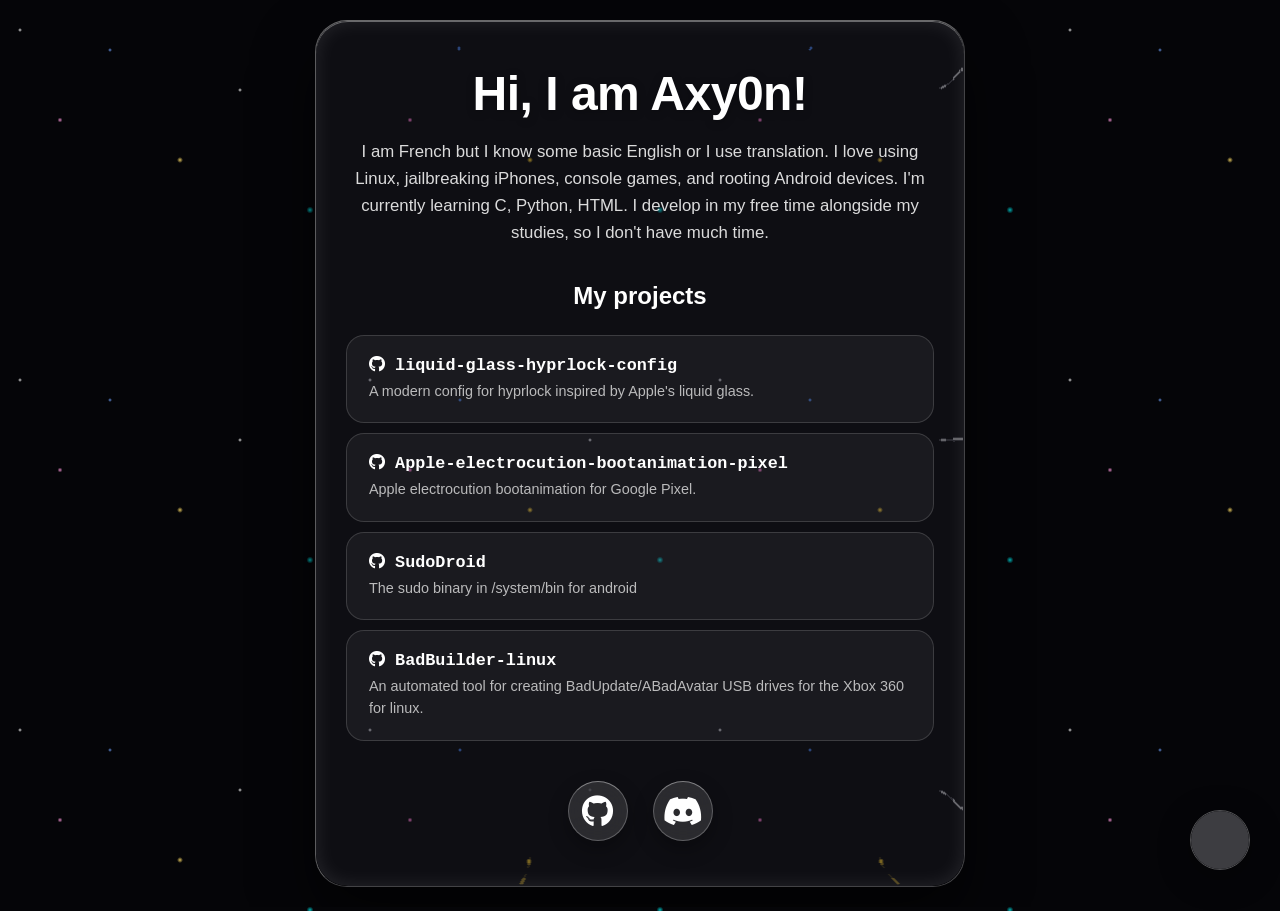
<file: index.html>
<!DOCTYPE html>
<html lang="en">
<head>
  <meta charset="UTF-8">
  <meta name="viewport" content="width=device-width, initial-scale=1.0">
  <title>Axy0n</title>
  <link rel="stylesheet" href="style.css">
  <link rel="stylesheet" href="https://cdnjs.cloudflare.com/ajax/libs/font-awesome/6.4.0/css/all.min.css">
</head>
<body>
  <script src="https://keepandroidopen.org/banner.js?size=minimal&animation=off"></script>

  <div class="stars-bg"></div>

  <main class="container liquid-glass" data-lg-depth="10" data-lg-strength="64" data-lg-cab="0" data-lg-saturate="1.5" data-lg-brightness="1.08">
    <header class="hero">
      <h1 class="title">Hi, I am Axy0n!</h1>
      <p class="description">
        I am French but I know some basic English or I use translation. 
        I love using Linux, jailbreaking iPhones, console games, and rooting Android devices. 
        I'm currently learning C, Python, HTML. I develop in my free time alongside my studies, so I don't have much time.
      </p>
    </header>

    <section class="projects-section">
      <h2>My projects</h2>
      <a href="https://github.com/axy0n-qli/liquid-glass-hyprlock-config" target="_blank" rel="noopener" class="project-card">
        <span class="project-name"><i class="fa-brands fa-github"></i> liquid-glass-hyprlock-config</span>
        <p class="project-desc">A modern config for hyprlock inspired by Apple's liquid glass.</p>
      </a>
      <a href="https://github.com/axy0n-qli/Apple-electrocution-bootanimation-pixel" target="_blank" rel="noopener" class="project-card">
        <span class="project-name"><i class="fa-brands fa-github"></i> Apple-electrocution-bootanimation-pixel</span>
        <p class="project-desc">Apple electrocution bootanimation for Google Pixel.</p>
      </a>
      <a href="https://github.com/axy0n-qli/SudoDroid" target="_blank" rel="noopener" class="project-card">
        <span class="project-name"><i class="fa-brands fa-github"></i> SudoDroid</span>
        <p class="project-desc">The sudo binary in /system/bin for android</p>
      </a>
      <a href="https://github.com/axy0n-qli/BadBuilder-linux" target="_blank" rel="noopener" class="project-card">
        <span class="project-name"><i class="fa-brands fa-github"></i> BadBuilder-linux</span>
        <p class="project-desc">An automated tool for creating BadUpdate/ABadAvatar USB drives for the Xbox 360 for linux.</p>
      </a>
    </section>

    <footer class="socials">
      <a href="https://github.com/axy0n-qli" target="_blank" rel="noopener" class="social-link github" title="GitHub">
        <i class="fa-brands fa-github"></i>
      </a>
      <a href="https://discord.gg/K55Dn6St" target="_blank" rel="noopener" class="social-link discord" title="Discord">
        <i class="fa-brands fa-discord"></i>
      </a>
    </footer>
  </main>

  <div class="glass-orb liquid-glass" id="orb" data-lg-depth="6" data-lg-strength="55" data-lg-cab="3" data-lg-saturate="1.3" data-lg-brightness="1.3"></div>

  <script src="script.js"></script>
</body>
</html>
</file>
<file: style.css>
* {
  margin: 0;
  padding: 0;
  box-sizing: border-box;
}

body {
  background-color: #050508;
  color: #ffffff;
  font-family: -apple-system, BlinkMacSystemFont, "SF Pro Display", "SF Pro Text", "Segoe UI", Roboto, sans-serif;
  min-height: 100vh;
  display: flex;
  justify-content: center;
  align-items: center;
  overflow-x: hidden;
  position: relative;
  padding: 20px;
  padding-top: calc(20px + var(--kao-h, 0px));
}

body > .kao-banner {
  position: fixed !important;
  top: 0;
  left: 0;
  width: 100%;
  z-index: 2000;
}

.stars-bg {
  position: fixed;
  top: 0;
  left: 0;
  width: 100%;
  height: 200%;
  background: 
    radial-gradient(2px 2px at 20px 30px, #ffffff, rgba(0,0,0,0)),
    radial-gradient(2.5px 2.5px at 60px 120px, #ff99dd, rgba(0,0,0,0)),
    radial-gradient(2px 2px at 110px 50px, #70a1ff, rgba(0,0,0,0)),
    radial-gradient(3px 3px at 180px 160px, #ffdd67, rgba(0,0,0,0)),
    radial-gradient(2px 2px at 240px 90px, #ffffff, rgba(0,0,0,0)),
    radial-gradient(3.5px 3.5px at 310px 210px, #00d2d3, rgba(0,0,0,0));
  background-repeat: repeat;
  background-size: 350px 350px;
  animation: scrollBg 25s steps(750) infinite;
  will-change: transform;
  z-index: -1;
  opacity: 0.85;
}

body.is-hidden .stars-bg {
  animation-play-state: paused;
}

@media (prefers-reduced-motion: reduce) {
  .stars-bg {
    animation: none;
  }
}

@keyframes scrollBg {
  from {
    transform: translateY(0);
  }
  to {
    transform: translateY(-50%);
  }
}

.liquid-glass {
  position: relative;
  overflow: hidden;
  isolation: isolate;
}

.lg-overlay-bg {
  position: absolute;
  inset: 0;
  z-index: 1;
  border-radius: inherit;
  pointer-events: none;
  background: rgba(6, 6, 12, 0.4);
}

.lg-filter-layer {
  position: absolute;
  inset: 0;
  z-index: 2;
  border-radius: inherit;
  pointer-events: none;
}

.glass-box {
  position: absolute;
  inset: 0;
  border-radius: inherit;
  background: rgba(255, 255, 255, 0.04);
  box-shadow:
    inset 0 1px 0 rgba(255, 255, 255, 0.35),
    inset 0 0 20px rgba(255, 255, 255, 0.1);
  will-change: backdrop-filter;
}

.lg-content {
  position: relative;
  z-index: 3;
}

.liquid-glass.lg-fallback .lg-overlay-bg {
  background: rgba(8, 8, 14, 0.55);
}

.container {
  max-width: 650px;
  width: 100%;
  text-align: center;
  border: 1px solid rgba(255, 255, 255, 0.25);
  border-top: 1px solid rgba(255, 255, 255, 0.4);
  border-left: 1px solid rgba(255, 255, 255, 0.35);
  padding: 45px 30px;
  border-radius: 32px;
  box-shadow: 
    0 30px 60px rgba(0, 0, 0, 0.6),
    inset 0 1px 0 rgba(255, 255, 255, 0.3),
    inset 0 -1px 0 rgba(0, 0, 0, 0.2);
}

.title {
  font-size: 3rem;
  font-weight: 800;
  margin-bottom: 18px;
  color: #ffffff;
  letter-spacing: -0.5px;
  text-shadow: 0 2px 10px rgba(0, 0, 0, 0.3);
}

.description {
  font-size: 1.05rem;
  line-height: 1.6;
  color: rgba(255, 255, 255, 0.85);
  margin-bottom: 35px;
  font-weight: 400;
}

.projects-section {
  margin-bottom: 40px;
}

.projects-section h2 {
  font-size: 1.5rem;
  margin-bottom: 15px;
  color: #ffffff;
  display: inline-block;
  font-weight: 700;
}

.project-card {
  display: block;
  text-align: left;
  text-decoration: none;
  color: inherit;
  background: rgba(255, 255, 255, 0.05);
  border: 1px solid rgba(255, 255, 255, 0.15);
  border-radius: 18px;
  padding: 20px 22px;
  margin-top: 10px;
  transition: transform 0.25s cubic-bezier(0.25, 1, 0.5, 1), border-color 0.25s ease, background 0.25s ease;
}

.project-card:hover {
  transform: translateY(-3px);
  border-color: rgba(255, 255, 255, 0.35);
  background: rgba(255, 255, 255, 0.08);
}

.project-name {
  display: block;
  font-family: SFMono-Regular, Menlo, Monaco, Consolas, monospace;
  font-weight: 700;
  font-size: 1.05rem;
  color: #ffffff;
  margin-bottom: 6px;
}

.project-desc {
  color: rgba(255, 255, 255, 0.7);
  font-size: 0.9rem;
  line-height: 1.5;
}

.socials {
  display: flex;
  justify-content: center;
  gap: 25px;
  margin-top: 20px;
}

.social-link {
  color: #ffffff;
  font-size: 2rem;
  transition: all 0.3s cubic-bezier(0.25, 1, 0.5, 1);
  display: flex;
  align-items: center;
  justify-content: center;
  width: 60px;
  height: 60px;
  border-radius: 50%;
  background: rgba(255, 255, 255, 0.12);
  border: 1px solid rgba(255, 255, 255, 0.25);
  border-top: 1px solid rgba(255, 255, 255, 0.4);
  backdrop-filter: blur(15px);
  -webkit-backdrop-filter: blur(15px);
  text-decoration: none;
  box-shadow: 0 8px 20px rgba(0, 0, 0, 0.3);
}

.social-link:hover {
  transform: translateY(-4px) scale(1.05);
  background: rgba(255, 255, 255, 0.22);
}

.social-link.github:hover {
  color: #ffffff;
  box-shadow: 0 10px 25px rgba(255, 255, 255, 0.25);
}

.social-link.discord:hover {
  color: #5865f2;
  box-shadow: 0 10px 25px rgba(88, 101, 242, 0.35);
}

.glass-orb {
  position: fixed;
  bottom: 30px;
  right: 30px;
  width: 60px;
  height: 60px;
  border-radius: 50%;
  border: 1px solid rgba(255, 255, 255, 0.3);
  box-shadow: 0 8px 32px rgba(0, 0, 0, 0.37);
  cursor: grab;
  z-index: 1000;
  touch-action: none;
  user-select: none;
  overflow: hidden;
  transition: box-shadow 0.2s ease;
}

.glass-orb.dragging {
  cursor: grabbing;
  transition: none;
}

.glass-orb .lg-overlay-bg {
  background: rgba(255, 255, 255, 0.1);
}

.glass-orb .glass-box {
  background: rgba(255, 255, 255, 0.1);
  box-shadow:
    inset 0 1px 0 rgba(255, 255, 255, 0.5),
    inset 0 0 14px rgba(255, 255, 255, 0.18);
}

.glass-orb.dragging .glass-box {
  box-shadow:
    inset 0 1px 0 rgba(255, 255, 255, 0.6),
    inset 0 0 20px rgba(255, 255, 255, 0.25);
}

@media (max-width: 480px) {
  .title {
    font-size: 2.2rem;
  }
  
  .description {
    font-size: 0.95rem;
  }

  .container {
    padding: 35px 20px;
    border-radius: 26px;
  }
}
</file>
